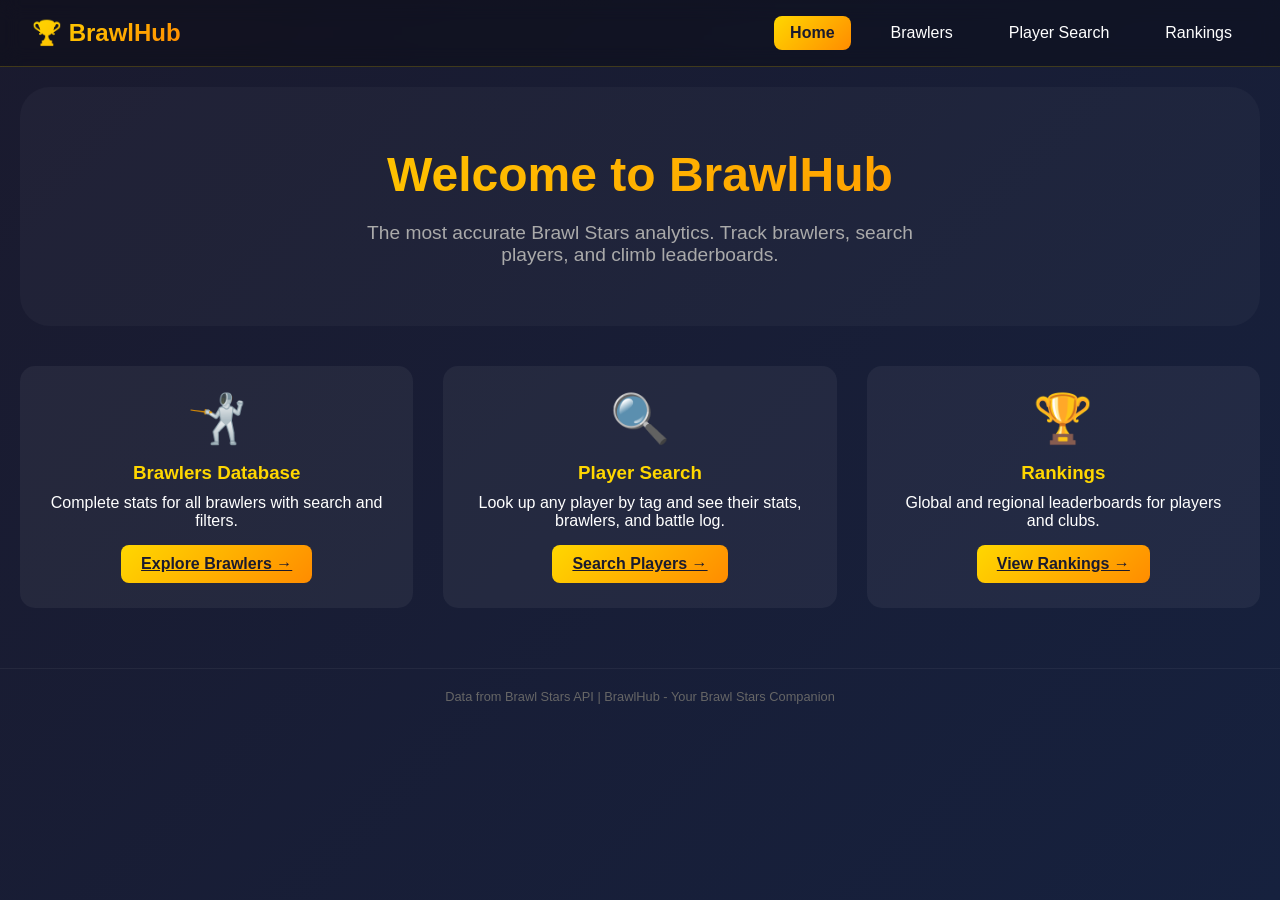
<file: frontend/index.html>
<!DOCTYPE html>
<html lang="en">
<head>
    <meta charset="UTF-8">
    <meta name="viewport" content="width=device-width, initial-scale=1.0">
    <title>BrawlHub - Brawl Stars Stats & Analytics</title>
    <link rel="stylesheet" href="css/global.css">
    <link rel="stylesheet" href="css/home.css">
</head>
<body>
    <nav class="main-nav">
        <a href="/" class="nav-logo">🏆 BrawlHub</a>
        <div class="nav-links">
            <a href="/" class="active">Home</a>
            <a href="/brawlers.html">Brawlers</a>
            <a href="/player.html">Player Search</a>
            <a href="/rankings.html">Rankings</a>
        </div>
    </nav>

    <div class="container">
        <div class="hero">
            <h1>Welcome to BrawlHub</h1>
            <p>The most accurate Brawl Stars analytics. Track brawlers, search players, and climb leaderboards.</p>
        </div>

        <div class="features">
            <div class="feature-card">
                <div class="feature-icon">🤺</div>
                <h3>Brawlers Database</h3>
                <p>Complete stats for all brawlers with search and filters.</p>
                <a href="/brawlers.html" class="btn btn-primary" style="margin-top: 15px; display: inline-block;">Explore Brawlers →</a>
            </div>
            <div class="feature-card">
                <div class="feature-icon">🔍</div>
                <h3>Player Search</h3>
                <p>Look up any player by tag and see their stats, brawlers, and battle log.</p>
                <a href="/player.html" class="btn btn-primary" style="margin-top: 15px; display: inline-block;">Search Players →</a>
            </div>
            <div class="feature-card">
                <div class="feature-icon">🏆</div>
                <h3>Rankings</h3>
                <p>Global and regional leaderboards for players and clubs.</p>
                <a href="/rankings.html" class="btn btn-primary" style="margin-top: 15px; display: inline-block;">View Rankings →</a>
            </div>
        </div>
    </div>

    <footer>
        <p>Data from Brawl Stars API | BrawlHub - Your Brawl Stars Companion</p>
    </footer>
</body>
</html>
</file>
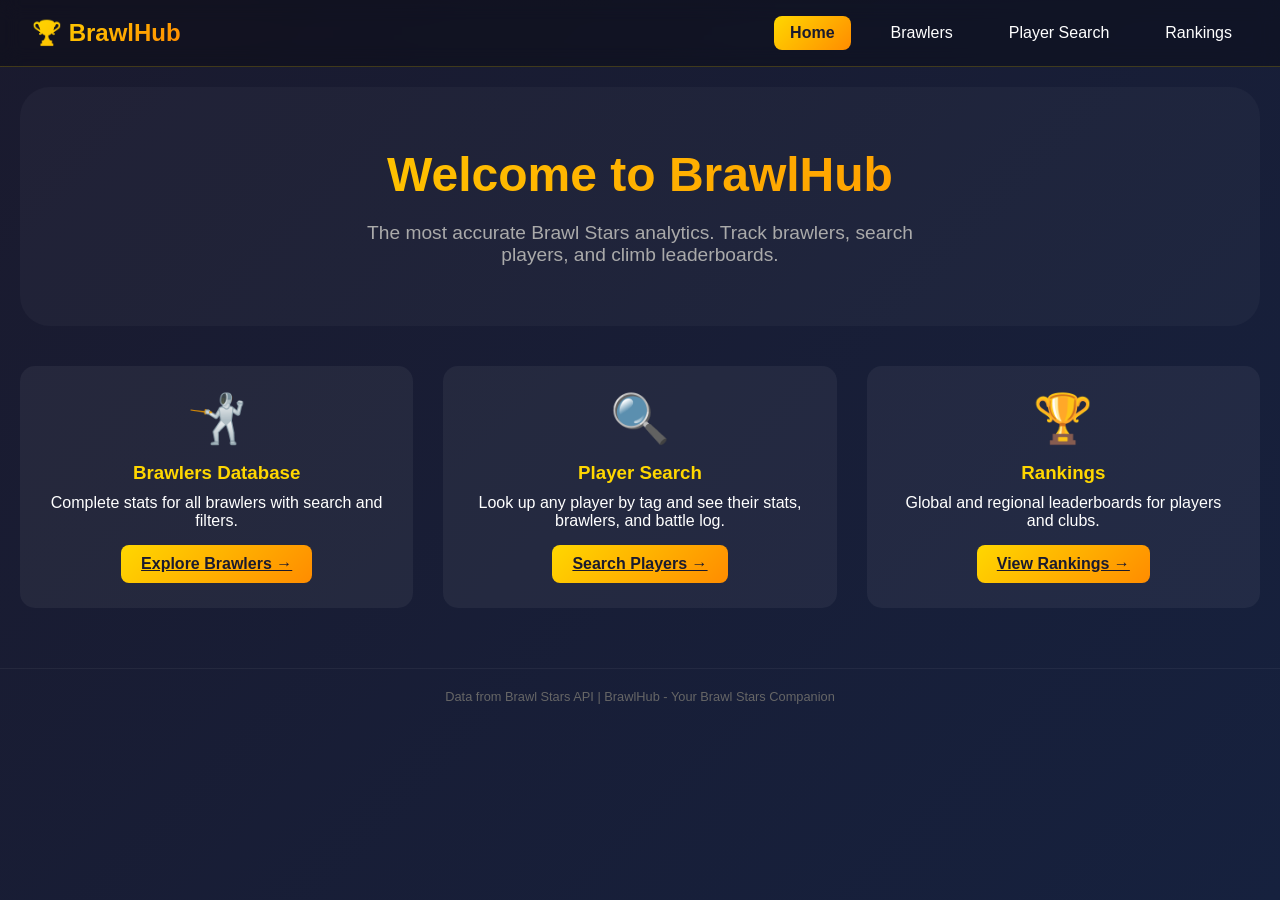
<file: backend/frontend/index.html>
<!DOCTYPE html>
<html lang="en">
<head>
    <meta charset="UTF-8">
    <meta name="viewport" content="width=device-width, initial-scale=1.0">
    <title>BrawlHub - Brawl Stars Stats & Analytics</title>
    <link rel="stylesheet" href="css/global.css">
    <link rel="stylesheet" href="css/home.css">
</head>
<body>
    <nav class="main-nav">
        <a href="/" class="nav-logo">🏆 BrawlHub</a>
        <div class="nav-links">
            <a href="/" class="active">Home</a>
            <a href="/brawlers.html">Brawlers</a>
            <a href="/player.html">Player Search</a>
            <a href="/rankings.html">Rankings</a>
        </div>
    </nav>

    <div class="container">
        <div class="hero">
            <h1>Welcome to BrawlHub</h1>
            <p>The most accurate Brawl Stars analytics. Track brawlers, search players, and climb leaderboards.</p>
        </div>

        <div class="features">
            <div class="feature-card">
                <div class="feature-icon">🤺</div>
                <h3>Brawlers Database</h3>
                <p>Complete stats for all brawlers with search and filters.</p>
                <a href="/brawlers.html" class="btn btn-primary" style="margin-top: 15px; display: inline-block;">Explore Brawlers →</a>
            </div>
            <div class="feature-card">
                <div class="feature-icon">🔍</div>
                <h3>Player Search</h3>
                <p>Look up any player by tag and see their stats, brawlers, and battle log.</p>
                <a href="/player.html" class="btn btn-primary" style="margin-top: 15px; display: inline-block;">Search Players →</a>
            </div>
            <div class="feature-card">
                <div class="feature-icon">🏆</div>
                <h3>Rankings</h3>
                <p>Global and regional leaderboards for players and clubs.</p>
                <a href="/rankings.html" class="btn btn-primary" style="margin-top: 15px; display: inline-block;">View Rankings →</a>
            </div>
        </div>
    </div>

    <footer>
        <p>Data from Brawl Stars API | BrawlHub - Your Brawl Stars Companion</p>
    </footer>
</body>
</html>
</file>
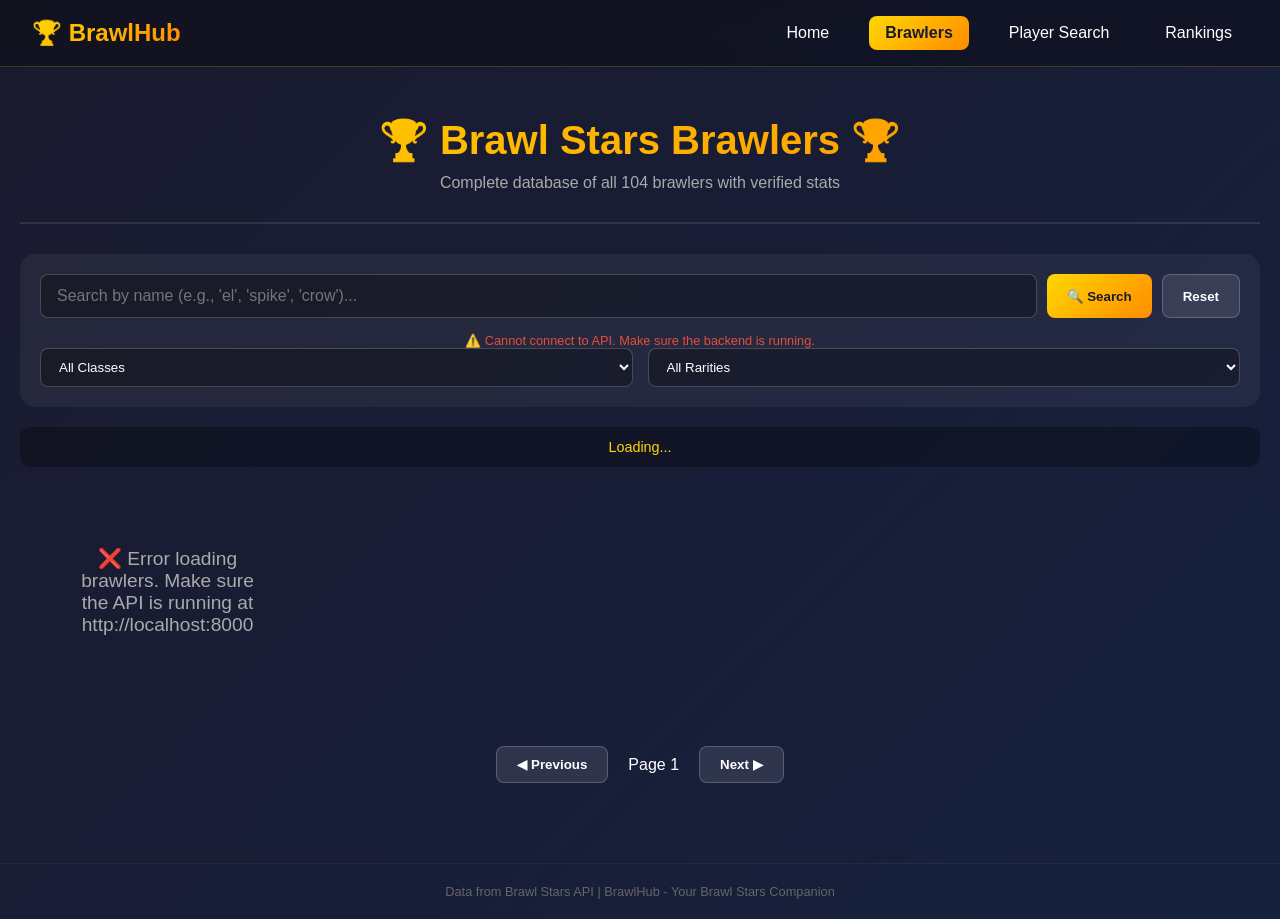
<file: frontend/brawlers.html>
<!DOCTYPE html>
<html lang="en">
<head>
    <meta charset="UTF-8">
    <meta name="viewport" content="width=device-width, initial-scale=1.0">
    <title>Brawlers - Brawl Stars Hub</title>
    <link rel="stylesheet" href="css/global.css">
    <link rel="stylesheet" href="css/brawlers.css">
</head>
<body>
    <nav class="main-nav">
        <a href="/" class="nav-logo">🏆 BrawlHub</a>
        <div class="nav-links">
            <a href="/">Home</a>
            <a href="/brawlers.html" class="active">Brawlers</a>
            <a href="/player.html">Player Search</a>
            <a href="/rankings.html">Rankings</a>
        </div>
    </nav>

    <div class="container">
        <header>
            <h1>🏆 Brawl Stars Brawlers 🏆</h1>
            <p>Complete database of all 104 brawlers with verified stats</p>
        </header>

        <div class="controls">
            <div class="search-box">
                <input type="text" id="searchInput" placeholder="Search by name (e.g., 'el', 'spike', 'crow')..." class="search-input">
                <button id="searchBtn" class="btn btn-primary">🔍 Search</button>
                <button id="resetBtn" class="btn btn-secondary">Reset</button>
            </div>
            <div id="searchHint" class="search-hint"></div>
            
            <div class="filters">
                <select id="classFilter" class="filter-select">
                    <option value="">All Classes</option>
                    <option value="Assassin">Assassin</option>
                    <option value="Artillery">Artillery</option>
                    <option value="Controller">Controller</option>
                    <option value="Damage Dealer">Damage Dealer</option>
                    <option value="Marksman">Marksman</option>
                    <option value="Support">Support</option>
                    <option value="Tank">Tank</option>
                </select>
                
                <select id="rarityFilter" class="filter-select">
                    <option value="">All Rarities</option>
                    <option value="Starting Brawler">Starting Brawler</option>
                    <option value="Rare">Rare</option>
                    <option value="Super Rare">Super Rare</option>
                    <option value="Epic">Epic</option>
                    <option value="Mythic">Mythic</option>
                    <option value="Legendary">Legendary</option>
                    <option value="Ultra-Legendary">Ultra-Legendary</option>
                </select>
            </div>
        </div>

        <div class="stats-bar">
            <span id="brawlerCount">Loading...</span>
        </div>

        <div id="brawlersGrid" class="brawlers-grid">
            <div class="loading">Loading brawlers...</div>
        </div>

        <div class="pagination">
            <button id="prevBtn" class="btn btn-secondary" disabled>◀ Previous</button>
            <span id="pageInfo">Page 1</span>
            <button id="nextBtn" class="btn btn-secondary">Next ▶</button>
        </div>
    </div>

    <footer>
        <p>Data from Brawl Stars API | BrawlHub - Your Brawl Stars Companion</p>
    </footer>

    <script src="js/brawlers.js"></script>
</body>
</html>
</file>
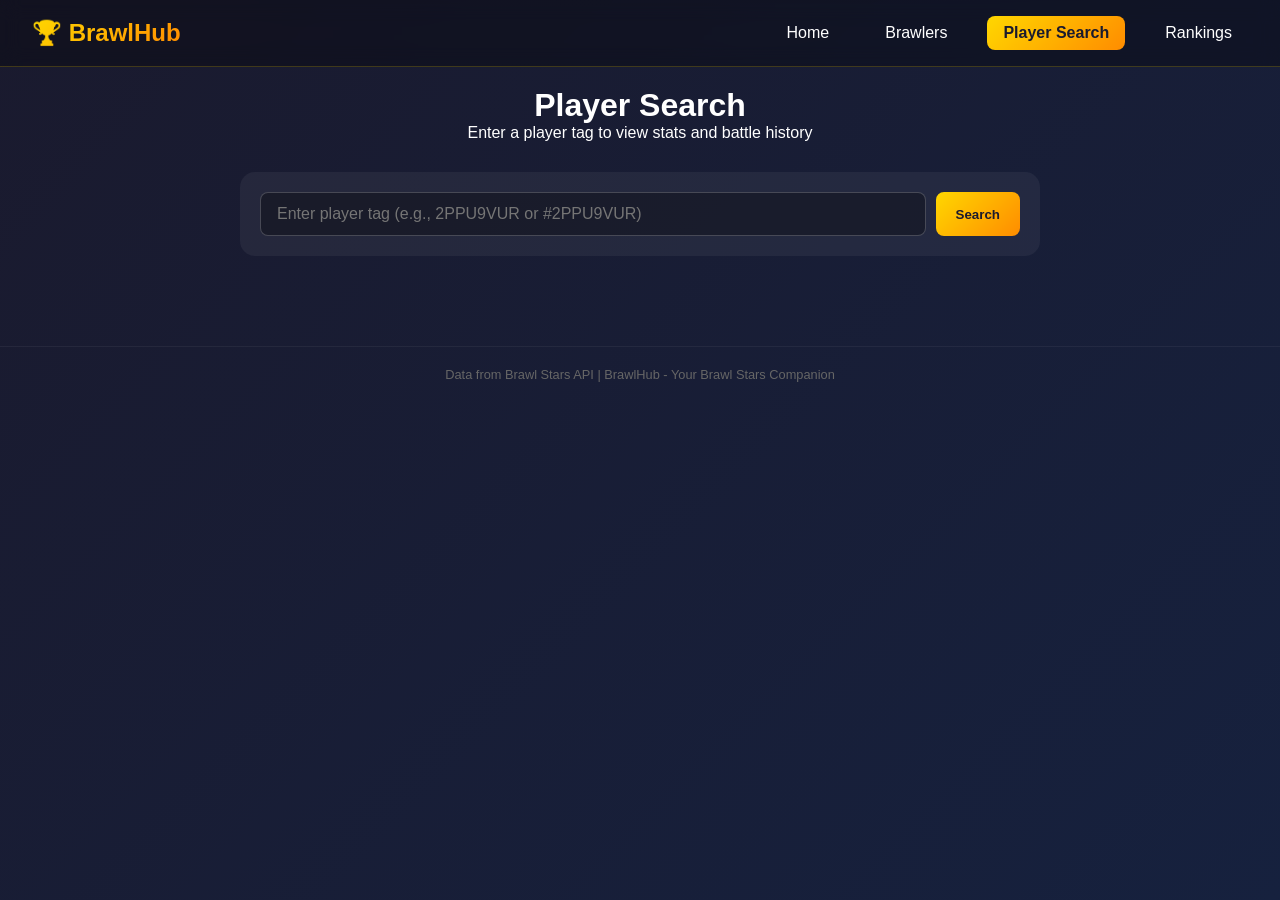
<file: frontend/player.html>
<!DOCTYPE html>
<html lang="en">
<head>
    <meta charset="UTF-8">
    <meta name="viewport" content="width=device-width, initial-scale=1.0">
    <title>Player Search - BrawlHub</title>
    <link rel="stylesheet" href="css/global.css">
    <link rel="stylesheet" href="css/player.css">
</head>
<body>
    <nav class="main-nav">
        <a href="/" class="nav-logo">🏆 BrawlHub</a>
        <div class="nav-links">
            <a href="/">Home</a>
            <a href="/brawlers.html">Brawlers</a>
            <a href="/player.html" class="active">Player Search</a>
            <a href="/rankings.html">Rankings</a>
        </div>
    </nav>

    <div class="container">
        <div class="player-search-container">
            <h1>Player Search</h1>
            <p>Enter a player tag to view stats and battle history</p>
            
            <div class="player-search-box">
                <input type="text" id="playerTag" placeholder="Player tag (e.g., #2PPU9VUR)" class="player-search-input">
                <button id="searchPlayerBtn" class="btn btn-primary">Search</button>
            </div>
            
            <div id="playerResult"></div>
        </div>
    </div>

    <footer>
        <p>Data from Brawl Stars API | BrawlHub - Your Brawl Stars Companion</p>
    </footer>

    <script src="js/player.js"></script>
</body>
</html>
</file>
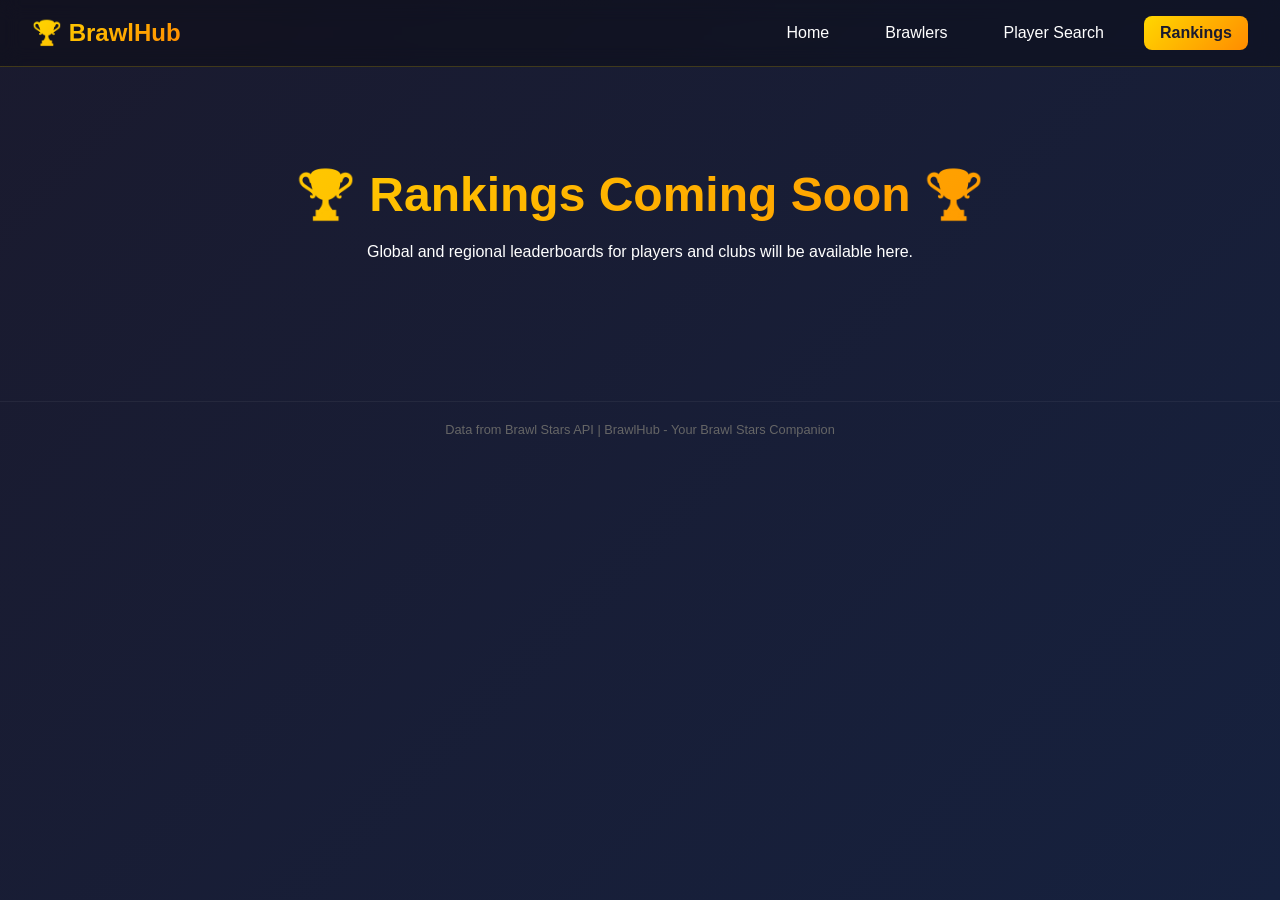
<file: frontend/rankings.html>
<!DOCTYPE html>
<html lang="en">
<head>
    <meta charset="UTF-8">
    <meta name="viewport" content="width=device-width, initial-scale=1.0">
    <title>Rankings - BrawlHub</title>
    <link rel="stylesheet" href="css/global.css">
    <style>
        .coming-soon {
            text-align: center;
            padding: 80px 20px;
        }
        .coming-soon h1 {
            font-size: 3rem;
            margin-bottom: 20px;
            background: linear-gradient(135deg, #ffd700, #ff8c00);
            -webkit-background-clip: text;
            -webkit-text-fill-color: transparent;
        }
    </style>
</head>
<body>
    <nav class="main-nav">
        <a href="/" class="nav-logo">🏆 BrawlHub</a>
        <div class="nav-links">
            <a href="/">Home</a>
            <a href="/brawlers.html">Brawlers</a>
            <a href="/player.html">Player Search</a>
            <a href="/rankings.html" class="active">Rankings</a>
        </div>
    </nav>

    <div class="container">
        <div class="coming-soon">
            <h1>🏆 Rankings Coming Soon 🏆</h1>
            <p>Global and regional leaderboards for players and clubs will be available here.</p>
        </div>
    </div>

    <footer>
        <p>Data from Brawl Stars API | BrawlHub - Your Brawl Stars Companion</p>
    </footer>
</body>
</html>
</file>
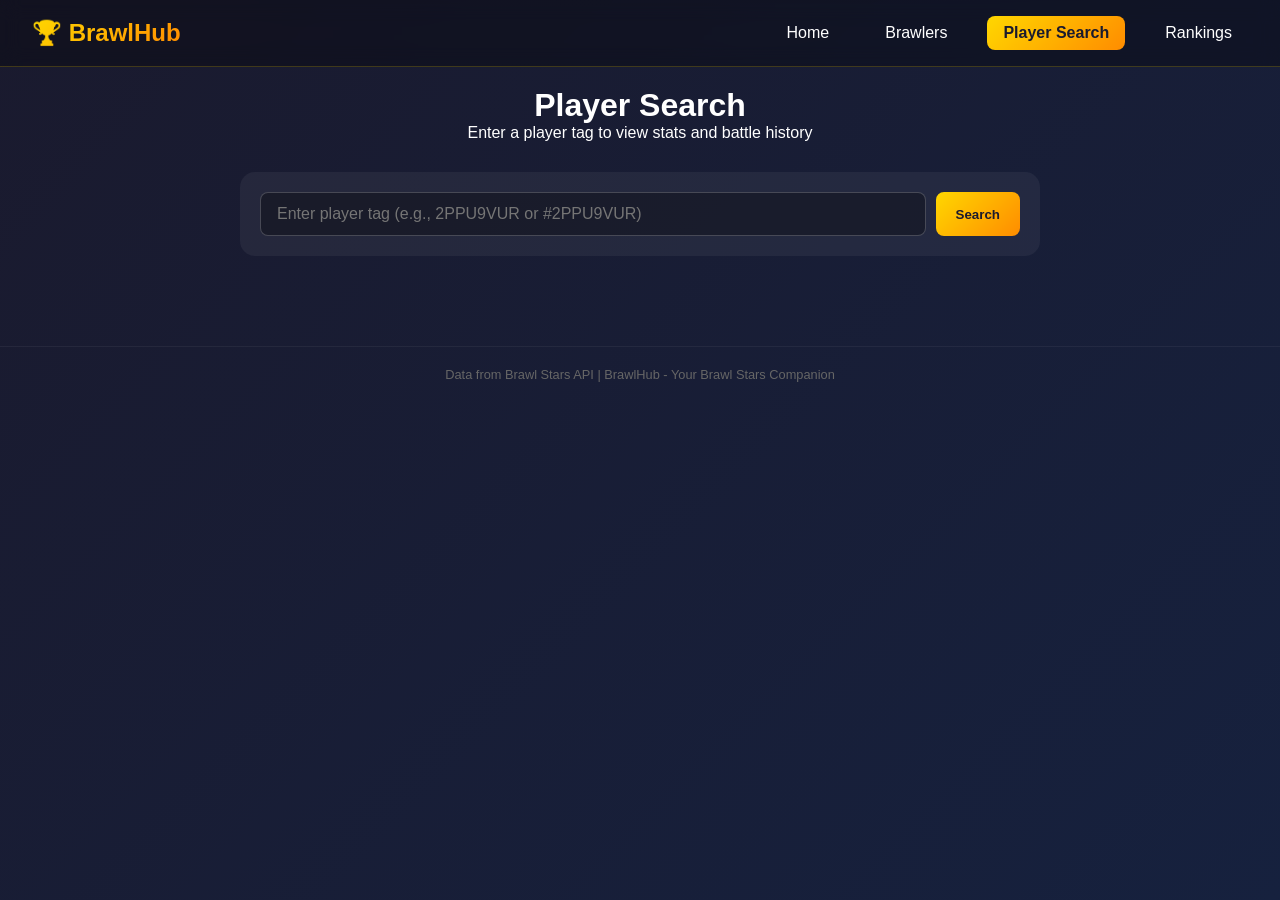
<file: backend/frontend/player.html>
<!DOCTYPE html>
<html lang="en">
<head>
    <meta charset="UTF-8">
    <meta name="viewport" content="width=device-width, initial-scale=1.0">
    <title>Player Search - BrawlHub</title>
    <link rel="stylesheet" href="css/global.css">
    <link rel="stylesheet" href="css/player.css">
</head>
<body>
    <nav class="main-nav">
        <a href="/" class="nav-logo">🏆 BrawlHub</a>
        <div class="nav-links">
            <a href="/">Home</a>
            <a href="/brawlers.html">Brawlers</a>
            <a href="/player.html" class="active">Player Search</a>
            <a href="/rankings.html">Rankings</a>
        </div>
    </nav>

    <div class="container">
        <div class="player-search-container">
            <h1>Player Search</h1>
            <p>Enter a player tag to view stats and battle history</p>
            
            <div class="player-search-box">
                <input type="text" id="playerTag" placeholder="Player tag (e.g., #2PPU9VUR)" class="player-search-input">
                <button id="searchPlayerBtn" class="btn btn-primary">Search</button>
            </div>
            
            <div id="playerResult"></div>
        </div>
    </div>

    <footer>
        <p>Data from Brawl Stars API | BrawlHub - Your Brawl Stars Companion</p>
    </footer>

    <script src="js/player.js"></script>
</body>
</html>
</file>
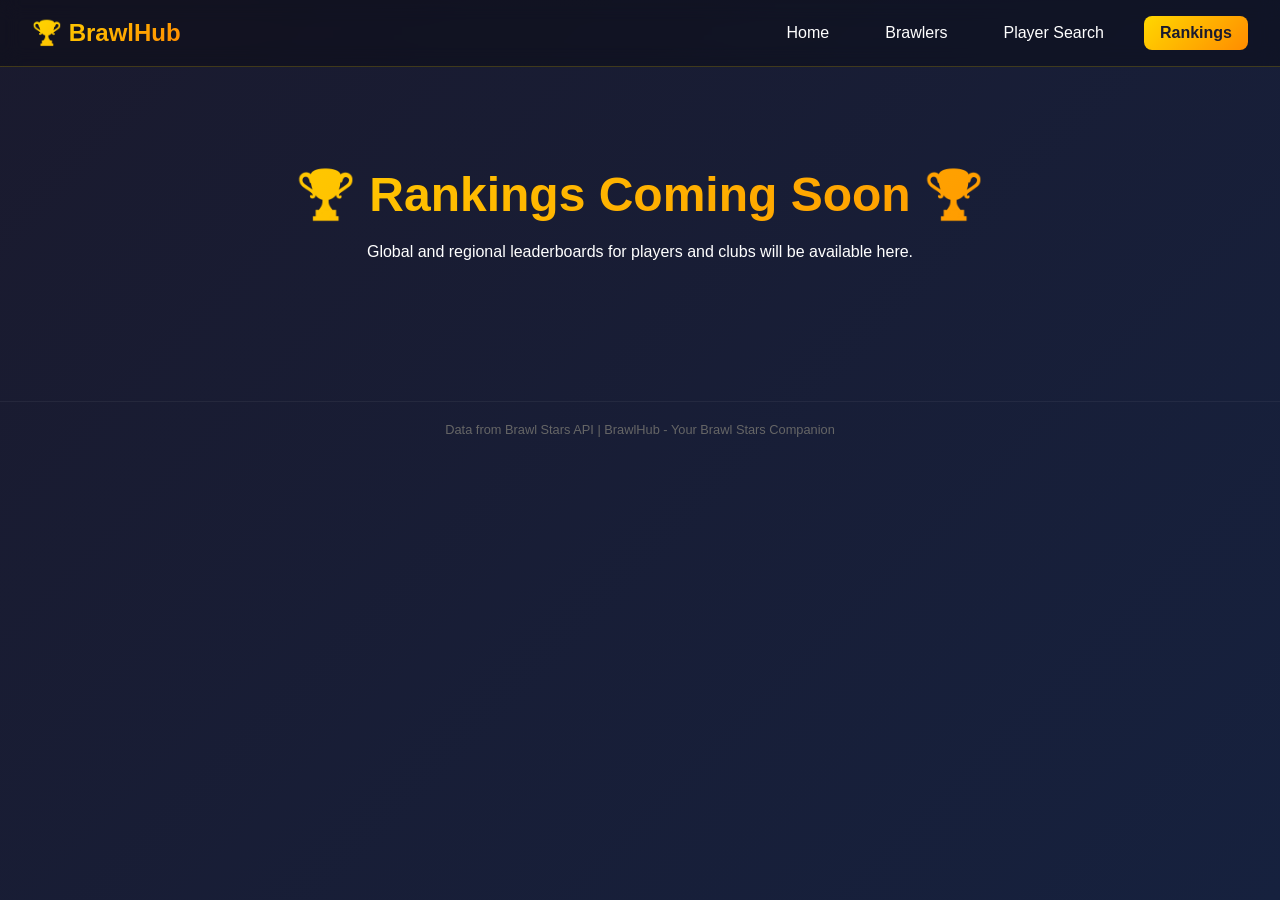
<file: backend/frontend/rankings.html>
<!DOCTYPE html>
<html lang="en">
<head>
    <meta charset="UTF-8">
    <meta name="viewport" content="width=device-width, initial-scale=1.0">
    <title>Rankings - BrawlHub</title>
    <link rel="stylesheet" href="css/global.css">
    <style>
        .coming-soon {
            text-align: center;
            padding: 80px 20px;
        }
        .coming-soon h1 {
            font-size: 3rem;
            margin-bottom: 20px;
            background: linear-gradient(135deg, #ffd700, #ff8c00);
            -webkit-background-clip: text;
            -webkit-text-fill-color: transparent;
        }
    </style>
</head>
<body>
    <nav class="main-nav">
        <a href="/" class="nav-logo">🏆 BrawlHub</a>
        <div class="nav-links">
            <a href="/">Home</a>
            <a href="/brawlers.html">Brawlers</a>
            <a href="/player.html">Player Search</a>
            <a href="/rankings.html" class="active">Rankings</a>
        </div>
    </nav>

    <div class="container">
        <div class="coming-soon">
            <h1>🏆 Rankings Coming Soon 🏆</h1>
            <p>Global and regional leaderboards for players and clubs will be available here.</p>
        </div>
    </div>

    <footer>
        <p>Data from Brawl Stars API | BrawlHub - Your Brawl Stars Companion</p>
    </footer>
</body>
</html>
</file>
<file: frontend/css/global.css>
/* ========== GLOBAL STYLES ========== */
* {
    margin: 0;
    padding: 0;
    box-sizing: border-box;
}

body {
    font-family: -apple-system, BlinkMacSystemFont, 'Segoe UI', Roboto, Oxygen, Ubuntu, sans-serif;
    background: linear-gradient(135deg, #1a1a2e 0%, #16213e 100%);
    min-height: 100vh;
    color: #fff;
}

.container {
    max-width: 1400px;
    margin: 0 auto;
    padding: 20px;
}

/* ========== NAVIGATION ========== */
.main-nav {
    background: rgba(0, 0, 0, 0.3);
    backdrop-filter: blur(10px);
    padding: 1rem 2rem;
    display: flex;
    justify-content: space-between;
    align-items: center;
    flex-wrap: wrap;
    gap: 1rem;
    border-bottom: 1px solid rgba(255, 215, 0, 0.2);
}

.nav-logo {
    font-size: 1.5rem;
    font-weight: bold;
    background: linear-gradient(135deg, #ffd700, #ff8c00);
    -webkit-background-clip: text;
    background-clip: text;
    -webkit-text-fill-color: transparent;
    text-decoration: none;
}

.nav-links {
    display: flex;
    gap: 1.5rem;
    flex-wrap: wrap;
}

.nav-links a {
    color: #fff;
    text-decoration: none;
    padding: 0.5rem 1rem;
    border-radius: 8px;
    transition: all 0.3s ease;
}

.nav-links a:hover {
    background: rgba(255, 215, 0, 0.2);
    color: #ffd700;
}

.nav-links a.active {
    background: linear-gradient(135deg, #ffd700, #ff8c00);
    color: #1a1a2e;
    font-weight: bold;
}

/* ========== BUTTONS ========== */
.btn {
    padding: 10px 20px;
    border: none;
    border-radius: 8px;
    cursor: pointer;
    font-weight: 600;
    transition: all 0.3s ease;
}

.btn-primary {
    background: linear-gradient(135deg, #ffd700, #ff8c00);
    color: #1a1a2e;
}

.btn-primary:hover {
    transform: translateY(-2px);
    box-shadow: 0 5px 15px rgba(255, 215, 0, 0.3);
}

.btn-secondary {
    background: rgba(255, 255, 255, 0.1);
    color: #fff;
    border: 1px solid rgba(255, 255, 255, 0.2);
}

.btn-secondary:hover {
    background: rgba(255, 255, 255, 0.2);
}

/* ========== FOOTER ========== */
footer {
    text-align: center;
    padding: 20px;
    border-top: 1px solid rgba(255, 255, 255, 0.05);
    margin-top: 40px;
    font-size: 0.8rem;
    color: #666;
}

/* ========== UTILITIES ========== */
.loading {
    text-align: center;
    padding: 60px;
    font-size: 1.2rem;
    color: #aaa;
}
</file>
<file: frontend/css/home.css>
/* ========== HOMEPAGE SPECIFIC ========== */
.hero {
    text-align: center;
    padding: 60px 20px;
    background: rgba(255, 255, 255, 0.03);
    border-radius: 30px;
    margin-bottom: 40px;
}

.hero h1 {
    font-size: 3rem;
    margin-bottom: 20px;
    background: linear-gradient(135deg, #ffd700, #ff8c00);
    -webkit-background-clip: text;
    background-clip: text;
    -webkit-text-fill-color: transparent;
}

.hero p {
    font-size: 1.2rem;
    color: #aaa;
    max-width: 600px;
    margin: 0 auto;
}

.features {
    display: grid;
    grid-template-columns: repeat(auto-fit, minmax(250px, 1fr));
    gap: 30px;
    margin-top: 40px;
}

.feature-card {
    background: rgba(255, 255, 255, 0.05);
    border-radius: 15px;
    padding: 25px;
    text-align: center;
    transition: transform 0.3s ease;
}

.feature-card:hover {
    transform: translateY(-5px);
    background: rgba(255, 255, 255, 0.08);
}

.feature-icon {
    font-size: 3rem;
    margin-bottom: 15px;
}

.feature-card h3 {
    margin-bottom: 10px;
    color: #ffd700;
}
</file>
<file: backend/frontend/css/global.css>
/* ========== GLOBAL STYLES ========== */
* {
    margin: 0;
    padding: 0;
    box-sizing: border-box;
}

body {
    font-family: -apple-system, BlinkMacSystemFont, 'Segoe UI', Roboto, Oxygen, Ubuntu, sans-serif;
    background: linear-gradient(135deg, #1a1a2e 0%, #16213e 100%);
    min-height: 100vh;
    color: #fff;
}

.container {
    max-width: 1400px;
    margin: 0 auto;
    padding: 20px;
}

/* ========== NAVIGATION ========== */
.main-nav {
    background: rgba(0, 0, 0, 0.3);
    backdrop-filter: blur(10px);
    padding: 1rem 2rem;
    display: flex;
    justify-content: space-between;
    align-items: center;
    flex-wrap: wrap;
    gap: 1rem;
    border-bottom: 1px solid rgba(255, 215, 0, 0.2);
}

.nav-logo {
    font-size: 1.5rem;
    font-weight: bold;
    background: linear-gradient(135deg, #ffd700, #ff8c00);
    -webkit-background-clip: text;
    background-clip: text;
    -webkit-text-fill-color: transparent;
    text-decoration: none;
}

.nav-links {
    display: flex;
    gap: 1.5rem;
    flex-wrap: wrap;
}

.nav-links a {
    color: #fff;
    text-decoration: none;
    padding: 0.5rem 1rem;
    border-radius: 8px;
    transition: all 0.3s ease;
}

.nav-links a:hover {
    background: rgba(255, 215, 0, 0.2);
    color: #ffd700;
}

.nav-links a.active {
    background: linear-gradient(135deg, #ffd700, #ff8c00);
    color: #1a1a2e;
    font-weight: bold;
}

/* ========== BUTTONS ========== */
.btn {
    padding: 10px 20px;
    border: none;
    border-radius: 8px;
    cursor: pointer;
    font-weight: 600;
    transition: all 0.3s ease;
}

.btn-primary {
    background: linear-gradient(135deg, #ffd700, #ff8c00);
    color: #1a1a2e;
}

.btn-primary:hover {
    transform: translateY(-2px);
    box-shadow: 0 5px 15px rgba(255, 215, 0, 0.3);
}

.btn-secondary {
    background: rgba(255, 255, 255, 0.1);
    color: #fff;
    border: 1px solid rgba(255, 255, 255, 0.2);
}

.btn-secondary:hover {
    background: rgba(255, 255, 255, 0.2);
}

/* ========== FOOTER ========== */
footer {
    text-align: center;
    padding: 20px;
    border-top: 1px solid rgba(255, 255, 255, 0.05);
    margin-top: 40px;
    font-size: 0.8rem;
    color: #666;
}

/* ========== UTILITIES ========== */
.loading {
    text-align: center;
    padding: 60px;
    font-size: 1.2rem;
    color: #aaa;
}
</file>
<file: backend/frontend/css/home.css>
/* ========== HOMEPAGE SPECIFIC ========== */
.hero {
    text-align: center;
    padding: 60px 20px;
    background: rgba(255, 255, 255, 0.03);
    border-radius: 30px;
    margin-bottom: 40px;
}

.hero h1 {
    font-size: 3rem;
    margin-bottom: 20px;
    background: linear-gradient(135deg, #ffd700, #ff8c00);
    -webkit-background-clip: text;
    background-clip: text;
    -webkit-text-fill-color: transparent;
}

.hero p {
    font-size: 1.2rem;
    color: #aaa;
    max-width: 600px;
    margin: 0 auto;
}

.features {
    display: grid;
    grid-template-columns: repeat(auto-fit, minmax(250px, 1fr));
    gap: 30px;
    margin-top: 40px;
}

.feature-card {
    background: rgba(255, 255, 255, 0.05);
    border-radius: 15px;
    padding: 25px;
    text-align: center;
    transition: transform 0.3s ease;
}

.feature-card:hover {
    transform: translateY(-5px);
    background: rgba(255, 255, 255, 0.08);
}

.feature-icon {
    font-size: 3rem;
    margin-bottom: 15px;
}

.feature-card h3 {
    margin-bottom: 10px;
    color: #ffd700;
}
</file>
<file: frontend/css/brawlers.css>
/* ========== BRAWLERS PAGE SPECIFIC ========== */
header {
    text-align: center;
    padding: 30px 0;
    border-bottom: 2px solid rgba(255, 255, 255, 0.1);
    margin-bottom: 30px;
}

header h1 {
    font-size: 2.5rem;
    margin-bottom: 10px;
    background: linear-gradient(135deg, #ffd700, #ff8c00);
    -webkit-background-clip: text;
    -webkit-text-fill-color: transparent;
    background-clip: text;
}

header p {
    color: #aaa;
    font-size: 1rem;
}

.controls {
    background: rgba(255, 255, 255, 0.05);
    border-radius: 15px;
    padding: 20px;
    margin-bottom: 20px;
}

.search-box {
    display: flex;
    gap: 10px;
    margin-bottom: 15px;
}

.search-input {
    flex: 1;
    padding: 12px 16px;
    border: 1px solid rgba(255, 255, 255, 0.2);
    border-radius: 8px;
    background: rgba(0, 0, 0, 0.3);
    color: #fff;
    font-size: 1rem;
}

.search-input:focus {
    outline: none;
    border-color: #ffd700;
}

.filters {
    display: flex;
    gap: 15px;
    flex-wrap: wrap;
}

.filter-select {
    flex: 1;
    padding: 10px 14px;
    border: 1px solid rgba(255, 255, 255, 0.2);
    border-radius: 8px;
    background: rgba(0, 0, 0, 0.3);
    color: #fff;
    cursor: pointer;
}

.stats-bar {
    background: rgba(0, 0, 0, 0.3);
    border-radius: 10px;
    padding: 12px 20px;
    margin-bottom: 20px;
    text-align: center;
    font-size: 0.9rem;
    color: #ffd700;
}

.brawlers-grid {
    display: grid;
    grid-template-columns: repeat(auto-fill, minmax(280px, 1fr));
    gap: 20px;
    margin-bottom: 30px;
}

.brawler-card {
    background: rgba(255, 255, 255, 0.05);
    border-radius: 15px;
    padding: 20px;
    transition: all 0.3s ease;
    border: 1px solid rgba(255, 255, 255, 0.1);
}

.brawler-card:hover {
    transform: translateY(-5px);
    box-shadow: 0 10px 25px rgba(0, 0, 0, 0.3);
    border-color: rgba(255, 215, 0, 0.3);
}

.ultra-legendary-card {
    background: linear-gradient(135deg, rgba(255, 20, 147, 0.15), rgba(255, 69, 0, 0.1));
    border: 2px solid rgba(255, 20, 147, 0.5);
    box-shadow: 0 0 20px rgba(255, 20, 147, 0.2);
}

.brawler-name {
    font-size: 1.4rem;
    font-weight: bold;
    margin-bottom: 10px;
    color: #ffd700;
}

.brawler-class {
    display: inline-block;
    padding: 4px 12px;
    background: rgba(255, 255, 255, 0.1);
    border-radius: 20px;
    font-size: 0.8rem;
    margin-bottom: 15px;
}

.brawler-stats {
    display: grid;
    grid-template-columns: 1fr 1fr;
    gap: 10px;
    font-size: 0.85rem;
}

.stat {
    display: flex;
    justify-content: space-between;
    padding: 5px 0;
    border-bottom: 1px solid rgba(255, 255, 255, 0.05);
}

.stat-label {
    color: #aaa;
}

.stat-value {
    font-weight: 600;
    color: #ffd700;
}

.brawler-rarity {
    margin-top: 12px;
    padding-top: 10px;
    text-align: center;
    font-size: 0.8rem;
    border-top: 1px solid rgba(255, 255, 255, 0.1);
}

.pagination {
    display: flex;
    justify-content: center;
    align-items: center;
    gap: 20px;
    margin-top: 20px;
    padding: 20px;
}

.search-hint {
    margin-top: 10px;
    font-size: 0.8rem;
    color: #aaa;
    text-align: center;
}

@media (max-width: 768px) {
    .brawlers-grid {
        grid-template-columns: repeat(auto-fill, minmax(250px, 1fr));
    }
    .filters {
        flex-direction: column;
    }
    .search-box {
        flex-direction: column;
    }
}
</file>
<file: frontend/css/player.css>
/* ========== PLAYER SEARCH PAGE ========== */
.player-search-container {
    max-width: 800px;
    margin: 0 auto;
    text-align: center;
}

.player-search-box {
    display: flex;
    gap: 10px;
    margin: 30px 0;
    background: rgba(255, 255, 255, 0.05);
    padding: 20px;
    border-radius: 15px;
}

.player-search-input {
    flex: 1;
    padding: 12px 16px;
    border: 1px solid rgba(255, 255, 255, 0.2);
    border-radius: 8px;
    background: rgba(0, 0, 0, 0.3);
    color: #fff;
    font-size: 1rem;
}

.player-search-input:focus {
    outline: none;
    border-color: #ffd700;
}

.player-card {
    background: rgba(255, 255, 255, 0.05);
    border-radius: 15px;
    padding: 20px;
    margin-top: 30px;
    text-align: left;
}

.player-name {
    font-size: 2rem;
    color: #ffd700;
    margin-bottom: 10px;
}

.player-stats-grid {
    display: grid;
    grid-template-columns: repeat(auto-fit, minmax(200px, 1fr));
    gap: 15px;
    margin: 20px 0;
}

.stat {
    display: flex;
    justify-content: space-between;
    padding: 8px 0;
    border-bottom: 1px solid rgba(255, 255, 255, 0.05);
}

.stat-label {
    color: #aaa;
}

.stat-value {
    font-weight: 600;
    color: #ffd700;
}
</file>
<file: backend/frontend/css/player.css>
/* ========== PLAYER SEARCH PAGE ========== */
.player-search-container {
    max-width: 800px;
    margin: 0 auto;
    text-align: center;
}

.player-search-box {
    display: flex;
    gap: 10px;
    margin: 30px 0;
    background: rgba(255, 255, 255, 0.05);
    padding: 20px;
    border-radius: 15px;
}

.player-search-input {
    flex: 1;
    padding: 12px 16px;
    border: 1px solid rgba(255, 255, 255, 0.2);
    border-radius: 8px;
    background: rgba(0, 0, 0, 0.3);
    color: #fff;
    font-size: 1rem;
}

.player-search-input:focus {
    outline: none;
    border-color: #ffd700;
}

.player-card {
    background: rgba(255, 255, 255, 0.05);
    border-radius: 15px;
    padding: 20px;
    margin-top: 30px;
    text-align: left;
}

.player-name {
    font-size: 2rem;
    color: #ffd700;
    margin-bottom: 10px;
}

.player-stats-grid {
    display: grid;
    grid-template-columns: repeat(auto-fit, minmax(200px, 1fr));
    gap: 15px;
    margin: 20px 0;
}

.stat {
    display: flex;
    justify-content: space-between;
    padding: 8px 0;
    border-bottom: 1px solid rgba(255, 255, 255, 0.05);
}

.stat-label {
    color: #aaa;
}

.stat-value {
    font-weight: 600;
    color: #ffd700;
}
</file>
